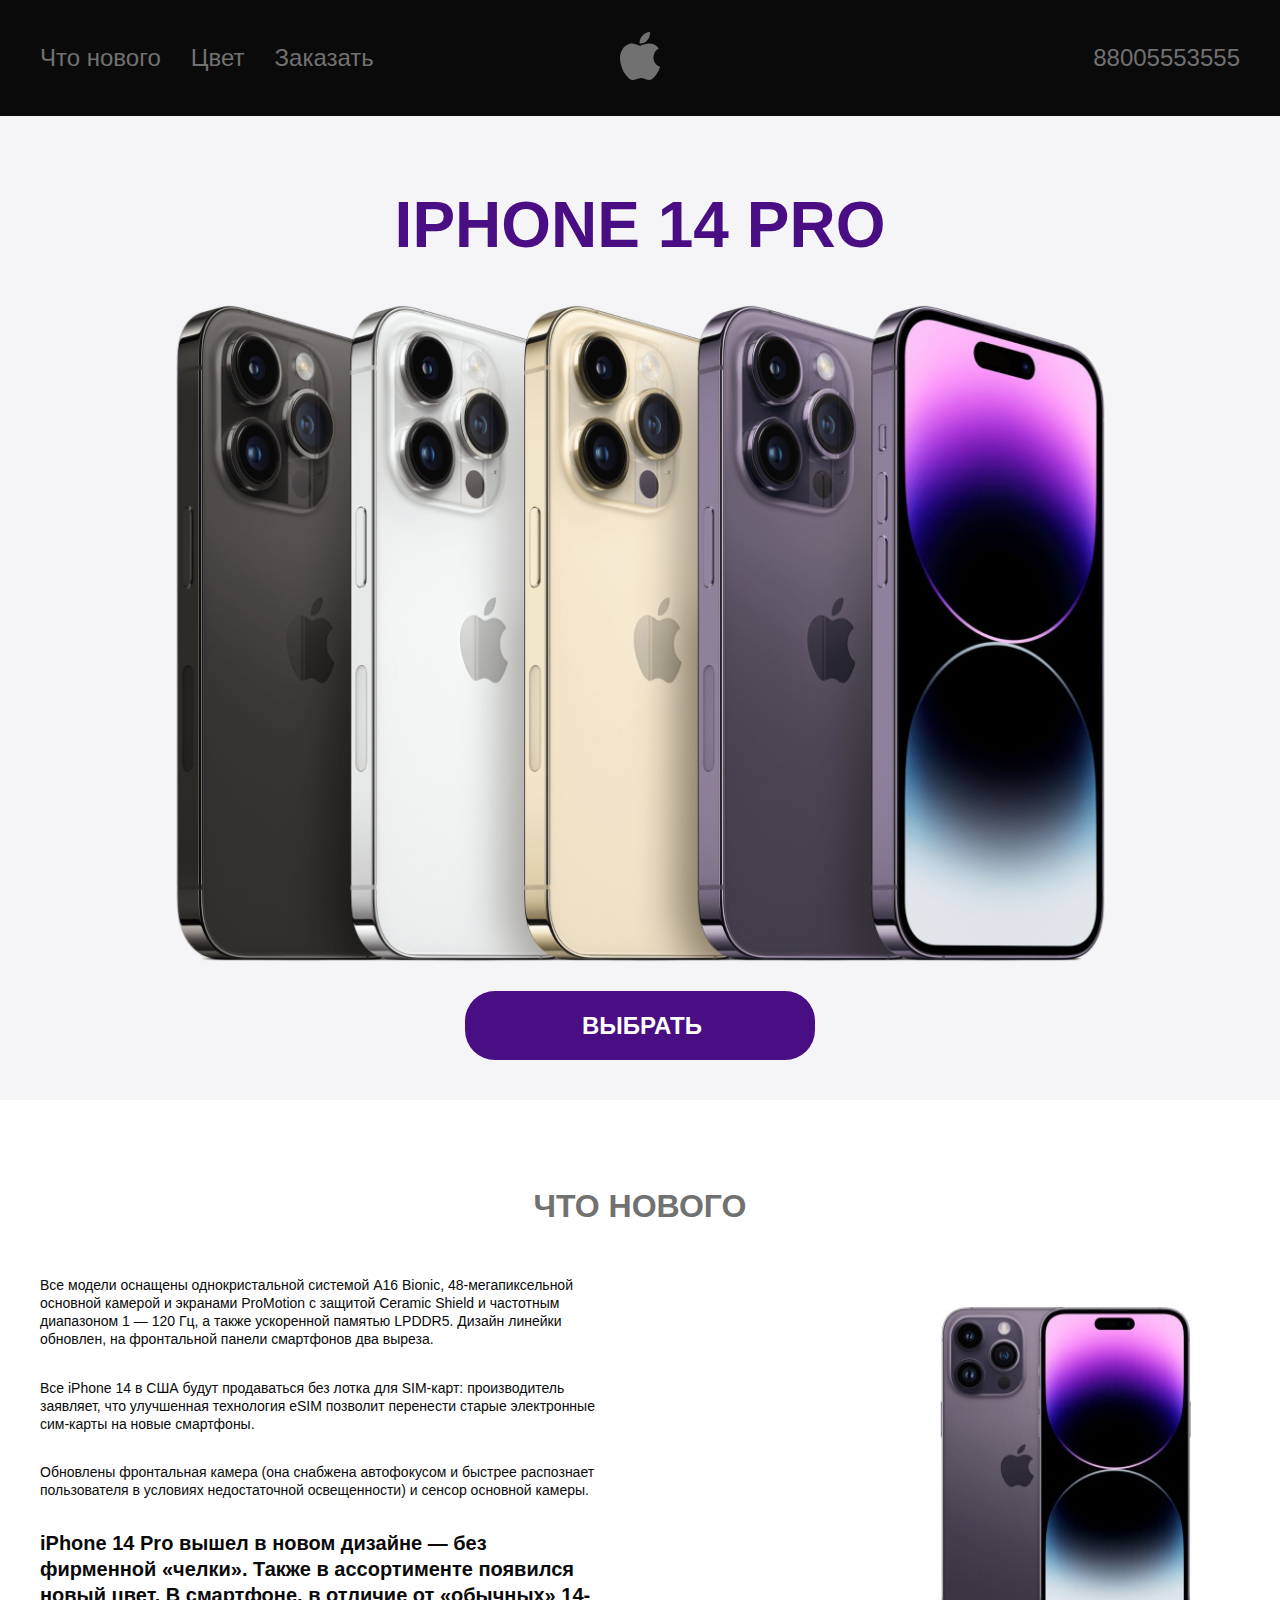
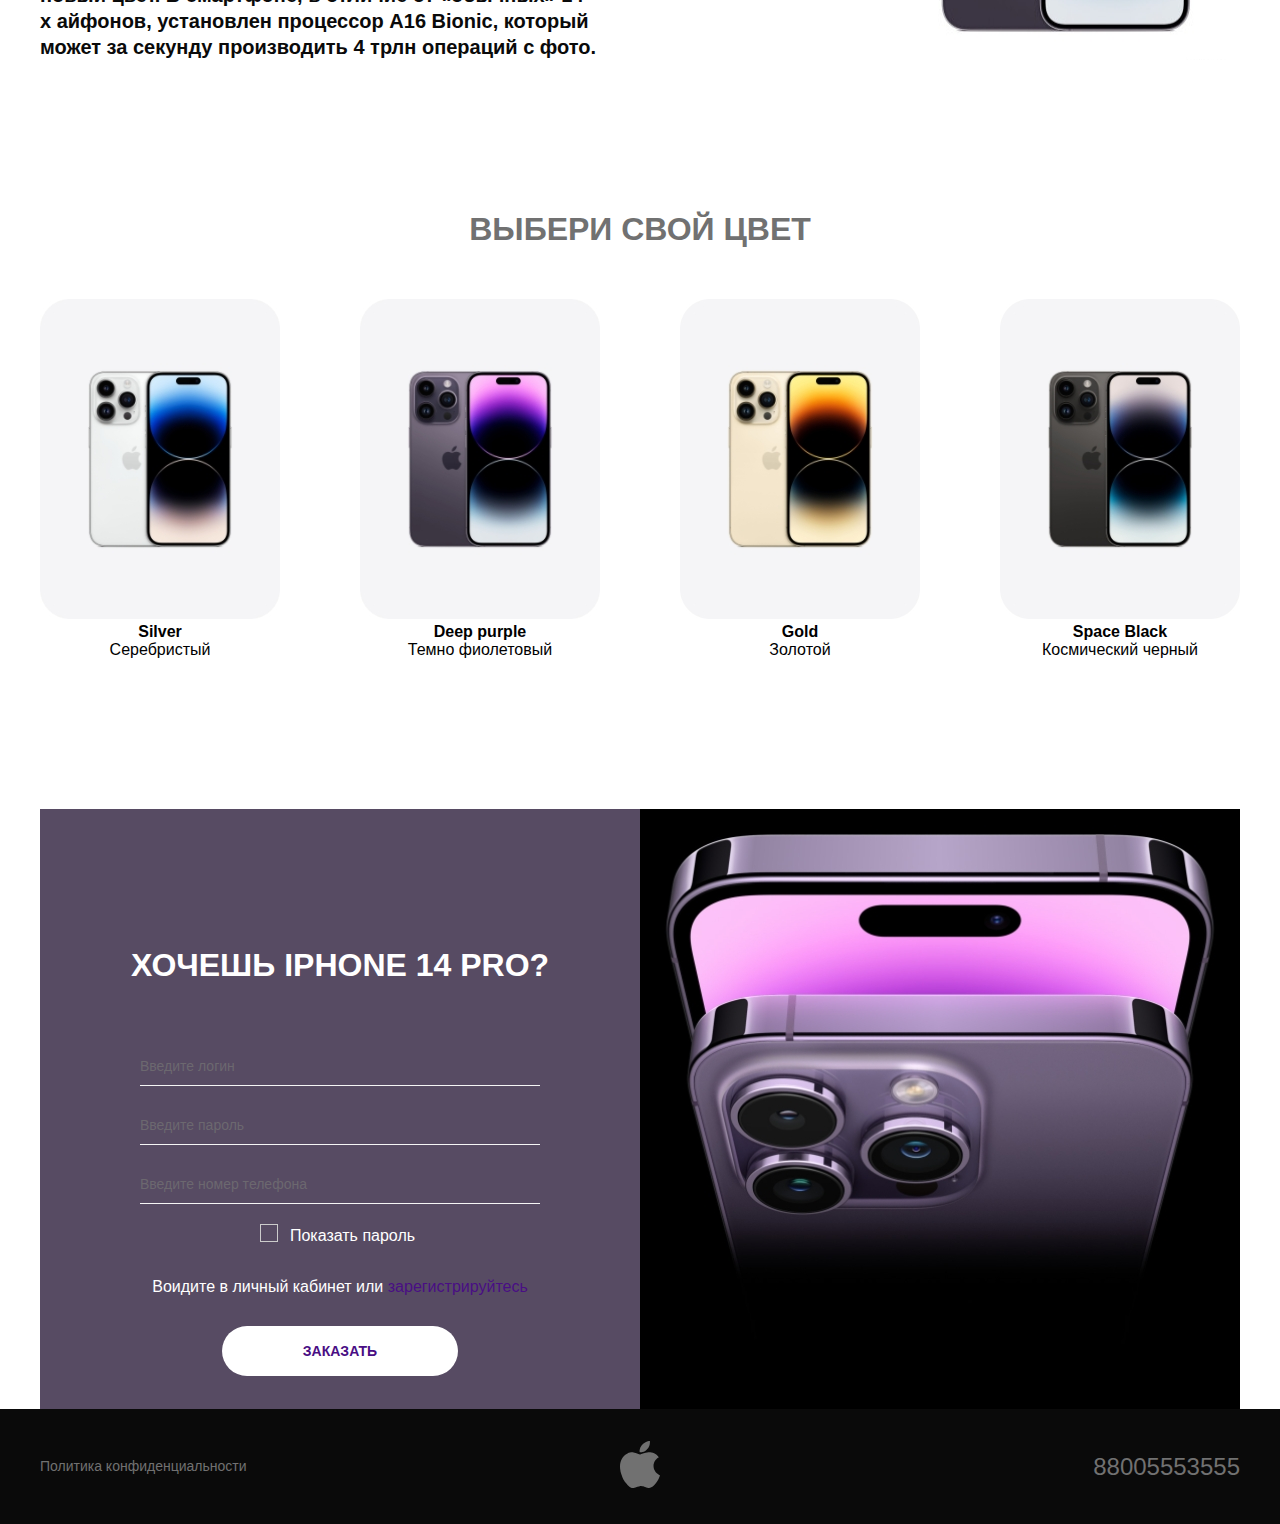
<file: index.html>
<!DOCTYPE html>
<html lang="en">
<head>
  <meta charset="UTF-8">
  <meta name="viewport" content="width=device-width, initial-scale=1.0">
  <title>Iphone 14 PRO</title>
  <link rel="stylesheet" href="css/style.css">
</head>
<body>
  <header class="header">
    <div class="container">
      <nav class="nav">
        <button class="menu_btn" type="button">
          <div class="menu_btn-line"></div>
          <div class="menu_btn-line"></div>
          <div class="menu_btn-line"></div>
          <div class="menu_btn-line"></div>
        </button>
        <ul class="nav_list">
          <li class="nav_list-item"><a href="" class="nav_list-link">Что нового</a></li>
          <li class="nav_list-item"><a href="" class="nav_list-link">Цвет</a></li>
          <li class="nav_list-item"><a href="" class="nav_list-link">Заказать</a></li>
        </ul>
        <a href="" class="logo"><img src="img/Group.svg" alt="logo"></a>
        <a href="" class="phone">88005553555</a>
      </nav>
    </div>
  </header>
  <main class="main">
    <section class="headmain">
      <div class="container">
        <h1 class="title">IPHONE 14 PRO</h1>
        <img src="img/header/iphone_14_pro_finish_unselect_gallery_1_202209_GEO_US_removebg.png" alt="" class="img_header">
        <a href="" class="select">Выбрать</a>
      </div>
    </section>
    <section class="new">
      <div class="container">
        <h3 class="new_title">ЧТО НОВОГО</h3>
        <div class="new_content">
          <div class="new_content_description">
            <p class="new_content_par new_content_par1">Все модели оснащены однокристальной системой A16 Bionic, 48-мегапиксельной основной камерой и экранами ProMotion с защитой Ceramic Shield и частотным диапазоном 1 — 120 Гц, а также ускоренной памятью LPDDR5. Дизайн линейки обновлен, на фронтальной панели смартфонов два выреза. </p>
            <p class="new_content_par new_content_par2">Все iPhone 14 в США будут продаваться без лотка для SIM-карт: производитель заявляет, что улучшенная технология eSIM позволит перенести старые электронные сим-карты на новые смартфоны.</p>
            <p class="new_content_par new_content_par3">Обновлены фронтальная камера (она снабжена автофокусом и быстрее распознает пользователя в условиях недостаточной освещенности) и сенсор основной камеры.</p>
            <p class="new_content_par new_content_par4">iPhone 14 Pro вышел в новом дизайне — без фирменной «челки». Также в ассортименте появился новый цвет. В смартфоне, в отличие от «обычных» 14-х айфонов, установлен процессор A16 Bionic, который может за секунду производить 4 трлн операций с фото.</p>
          </div>
          <img src="img/new/Apple-iPhone-14-Pro-Max 1.jpeg" alt="">
        </div>
      </div>
    </section>
    <section class="color">
      <div class="container">
        <h3 class="color_title">ВЫБЕРИ СВОЙ ЦВЕТ</h3>
        <ul class="color__content">
          <li class="color__content-item">
            <img src="img/color/silver 1.jpeg" alt="">
            <h4 class="color__content-title">Silver</h4>
            <p>Серебристый</p>
          </li>
          <li class="color__content-item">
            <img src="img/color/purple.jpeg" alt="">
            <h4 class="color__content-title">Deep purple</h4>
            <p>Темно фиолетовый</p>
          </li>
          <li class="color__content-item">
            <img src="img/color/голд.jpeg" alt="">
            <h4 class="color__content-title">Gold</h4>
            <p>Золотой</p>
          </li>
          <li class="color__content-item">
            <img src="img/color/black.jpeg" alt="">
            <h4 class="color__content-title">Space Black</h4>
            <p>Космический черный</p>
          </li>
        </ul>
      </div>
    </section>
    <section class="formsec">
      <div class="container">
        <div class="form_content">
          <form action="./testcon.php" class="form" method="post">
            <h2 class="form_title">ХОЧЕШЬ IPHONE 14 PRO?</h2>
            <input type="text" class="form_login" name="login" id="login" placeholder="Введите логин">
            <input type="password" name="password" id="passowrd" class="form_password" placeholder="Введите пароль">
            <input type="tel" name="tel" id="tel" class="tel" placeholder="Введите номер телефона">
            <input type="checkbox" name="" id="check">
            <label for="check">Показать пароль</label>
            <p>Воидите в личный кабинет или <a href="./regin.html">зарегистрируйтесь</a></p>
            <button class="form_button" type="submit">ЗАКАЗАТЬ</button>
          </form>
          <img src="img/form/hero_endframe__cvklg0xk3w6e_large 1.jpeg" alt="">
        </div>
      </div>
    </section>
  </main>
  <footer class="footer">
    <div class="container">
      <nav class="footer_nav">
        <a href="" class="policy">Политика конфиденциальности</a>
        <a href="" class="logo"><img src="img/Group.svg" alt="logo"></a>
        <a href="" class="phone">88005553555</a>
      </nav>
    </div>
  </footer>
  <script src="js/script.js"></script>
</body>
</html>
</file>
<file: css/style.css>
*{
  margin: 0;
  box-sizing: border-box;
  padding: 0;
}
body{
font-family: 'Inter', sans-serif;
font-weight: 400;
}
.container{
  max-width: 1200px;
  margin: 0 auto;
}
.header{
background: rgb(10, 10, 10);
padding: 32px 0;
}
.nav{
  display: flex;
  align-items: center;
  justify-content: space-between;
}
.nav_list{
  display:  flex;
  list-style: none;
  gap: 30px;
  flex-grow: 1;
  flex-basis: 0;
}
.phone{
  flex-grow: 1;
  flex-basis: 0;
  text-align: right;
}
.nav_list-link, .phone{
color: rgb(113, 113, 113);
font-size: 24px;

line-height: 29px;
letter-spacing: 0%;
}
a{
  text-decoration: none;
}
.headmain{
  background-color: #F5F5F7;
  padding: 71px 0 40px;
  text-align: center;
}
.title{
  margin-bottom: 41px;
  color: rgb(73, 14, 132);
font-size: 64px;
font-weight: 700;
line-height: 77px;
letter-spacing: 0%;
}
.select{
  background: rgb(73, 14, 132);
  color: rgb(255, 255, 255);
  font-weight: 700;
  font-size: 24px;
  line-height: 29px;
  border-radius: 30px;
  display: inline-block;
  max-width: 350px;
  text-align: center;
  padding: 20px 117px;
  margin-top: 25px;
  text-transform: uppercase;
  transition: all 1s ease;
}




.new{
  padding-top: 87px;
}

.new_title{
color: rgb(113, 113, 113);
font-size: 32px;
font-weight: 700;
line-height: 39px;
letter-spacing: 0%;
text-align: center;
margin-bottom: 50px;
}
.new_content{
  display: flex;
  justify-content: space-between;
}
.new_content_description{
  max-width: 560px;
}
.new_content_par1,.new_content_par2,.new_content_par3{
color: rgb(10, 10, 10);
font-size: 14px;
font-weight: 400;
line-height: 130%;
}
.new_content_par4{
color: rgb(10, 10, 10);
font-size: 20px;
font-weight: 700;
line-height: 130%;
letter-spacing: 0%;
}
.new_content_par + .new_content_par{
  margin-top: 30px;
}

.color{
  padding-top: 150px;
}
.color_title{
color: rgb(113, 113, 113);
font-size: 32px;
font-weight: 700;
line-height: 39px;
letter-spacing: 0%;
margin-bottom: 50px;
text-align: center;
}
.color__content{
  list-style: none;
  display: flex;
  justify-content: space-between;
}
.color__content-item{
  text-align: center;
}

.formsec{
  padding-top: 150px;
}
.form_title{
  text-align: center;
  color: rgb(255, 255, 255);
  font-size: 32px;
  font-weight: 700;
  line-height: 39px;
  margin-bottom: 72px;
}
.form_content{
  display: flex;
}
.form{
  padding-top: 137px;
  background: rgb(87, 75, 99);
  max-width: 600px;
  width: 100%;
  text-align: center;
  display: flex;
  flex-direction: column;
  align-items: center;
}
input{
  max-width: 400px;
  width: 100%;
  flex-basis: 28px;
  border: none;
  border-bottom: 1px solid rgb(245, 245, 245);
  background-color: transparent;
  color: rgb(255, 255, 255);
  font-size: 14px;
  font-weight: 400;
  line-height: 130%;
  padding-bottom: 10px;
  outline: none;

}
 input + input{
  margin-top: 30px;
}

input::placeholder{
  opacity: 0.7;

}
form a:hover{
  color: red;
}

form a{
  color:  rgb(73, 14, 132);
}

form p{
  margin-top: 30px;
  color: #FFFFFF;
}

.form_button{
  background-color: #FFFFFF;
  color: rgb(73, 14, 132);
  margin-top: 30px;
  border-radius: 30px;
  text-transform: uppercase;
  padding: 16px 81px;
  font-size: 14px;
  font-weight: 700;
  line-height: 130%;
  border: none;
  cursor: pointer;
  transition: all 1s ease;

}

.form_button:hover, .select:hover{
  transform: scale(1.2);
}

.footer{
  background: rgb(10, 10, 10);
  padding: 32px 0;
}

.footer_nav{
  display: flex;
  justify-content: space-between;
  align-items: center;
}
.phone,.policy{
  flex-grow: 1;
  flex-basis: 0;
}
.policy{
  color: rgb(113, 113, 113);
  font-size: 14px;
  font-weight: 400;
  line-height: 130%;
}

input[type=checkbox]{
  width: auto;
}
label{
  color: #FFFFFF;
  margin-top: 20px;
  margin-right: 5px;
  position: relative;
  padding-left: 30px;
  height: 1.5em;
  display: flex;
  align-items: center;
  cursor: pointer;
  user-select: none;
}

label::before{
  content: '';
  position: absolute;
  left: 0;
  top: 0;
  width: 1em;
  height: 1em;
  border: 1px solid #ccc;
}

input[type=checkbox]{
  display: none;
}

input[type=checkbox]:checked + label{
  border-color: #00b50e;
  background-image: url('../img/form/icons8-done-30.png');
  background-repeat: no-repeat;
  background-size: 1.3em 1.3em;
  background-position: 0px -1px;
}

.menu_btn-line{
  width: 50px;
  height: 1px;
  background-color: #F5F5F7;
  transition: all 1s ease;
}

.menu_open .menu_btn-line:nth-child(1){
  transform: scale(0);
}
.menu_open .menu_btn-line:nth-child(4){
  transform: scale(0);
}
.menu_open .menu_btn-line:nth-child(2){
  transform: rotate(45deg);
}
.menu_open .menu_btn-line:nth-child(3){
  transform: rotate(-45deg);
}
.menu_open .nav_list{
  position: absolute;
  top: 0;
  left: 0;
  display: flex;
  flex-direction: column;
  min-height: 100vh;
  min-width: 100vw;
  align-items: center;
  justify-content: center;
  background-color: rgb(10, 10, 10);
}

.menu_btn{
  display: none;
  background-color: transparent;
  border: none;
  order: 1;
  position: relative;
  z-index: 99;
}

.menu_btn-line:nth-child(1){
  margin-bottom: 20px;
  height: 2px;
}
.menu_btn-line:nth-child(4){
  margin-top: 20px;
  height: 2px;
}
@media (max-width:1050px){
  .form_title, .color_title, .new_title{
    font-size: 24px;
  }
  .form_content img{
    max-width: 50%;   
  }
  .form{
    padding-bottom: 20px;
  }
}
@media (max-width:1000px){
  .color__content{
    flex-wrap: wrap;
  }
  .color__content-item{
    width: 50%;
    margin-bottom: 15px;
  }
  .img_header{
    max-width: 100%;
  }
}
@media (max-width:950px){
  .new_content{
    flex-direction: column;
    align-items: center;
  }
  .new_content img{
    order: -1;
  }
}
@media (max-width:850px){
  .form_content{
    flex-direction: column;
  }
  .form_content img{
    max-width: 100%;
  }
  .form{
    max-width: 100%;
  }
  .phone{
    font-size: 18px;
  }
  .nav_list-link{
    font-size: 18px;
  }
  .nav_list{
    display: none;
  }
  .menu_btn{
    display: flex;
    width: 50px;
    height: 50px;
    flex-grow: 1;
    flex-basis: 0;
    text-align: right;
    flex-direction: column;
    align-items: flex-end;

  }
  .header .phone{
    order: -1;
    text-align: left;
  }
}


@media (max-width:650px){
  .nav_list-link{
    font-size: 16px;
  }
}

@media (max-width:550px){
  .color__content-item{
    width: 100%;
  }
  .title{
    font-size: 36px;
  }
  .select{
    font-size: 16px;
  }
  .footer_nav{
    flex-direction: column;

  }
  .logo{
    margin: 15px 0;
  }
}
@media (max-width:450px){
  .select{
    padding: 20px 50px;
    font-size: 16px;
  }
  .title{
    font-size: 24px;
  }
  .new_content img{
    display: none;
  }
}
</file>
